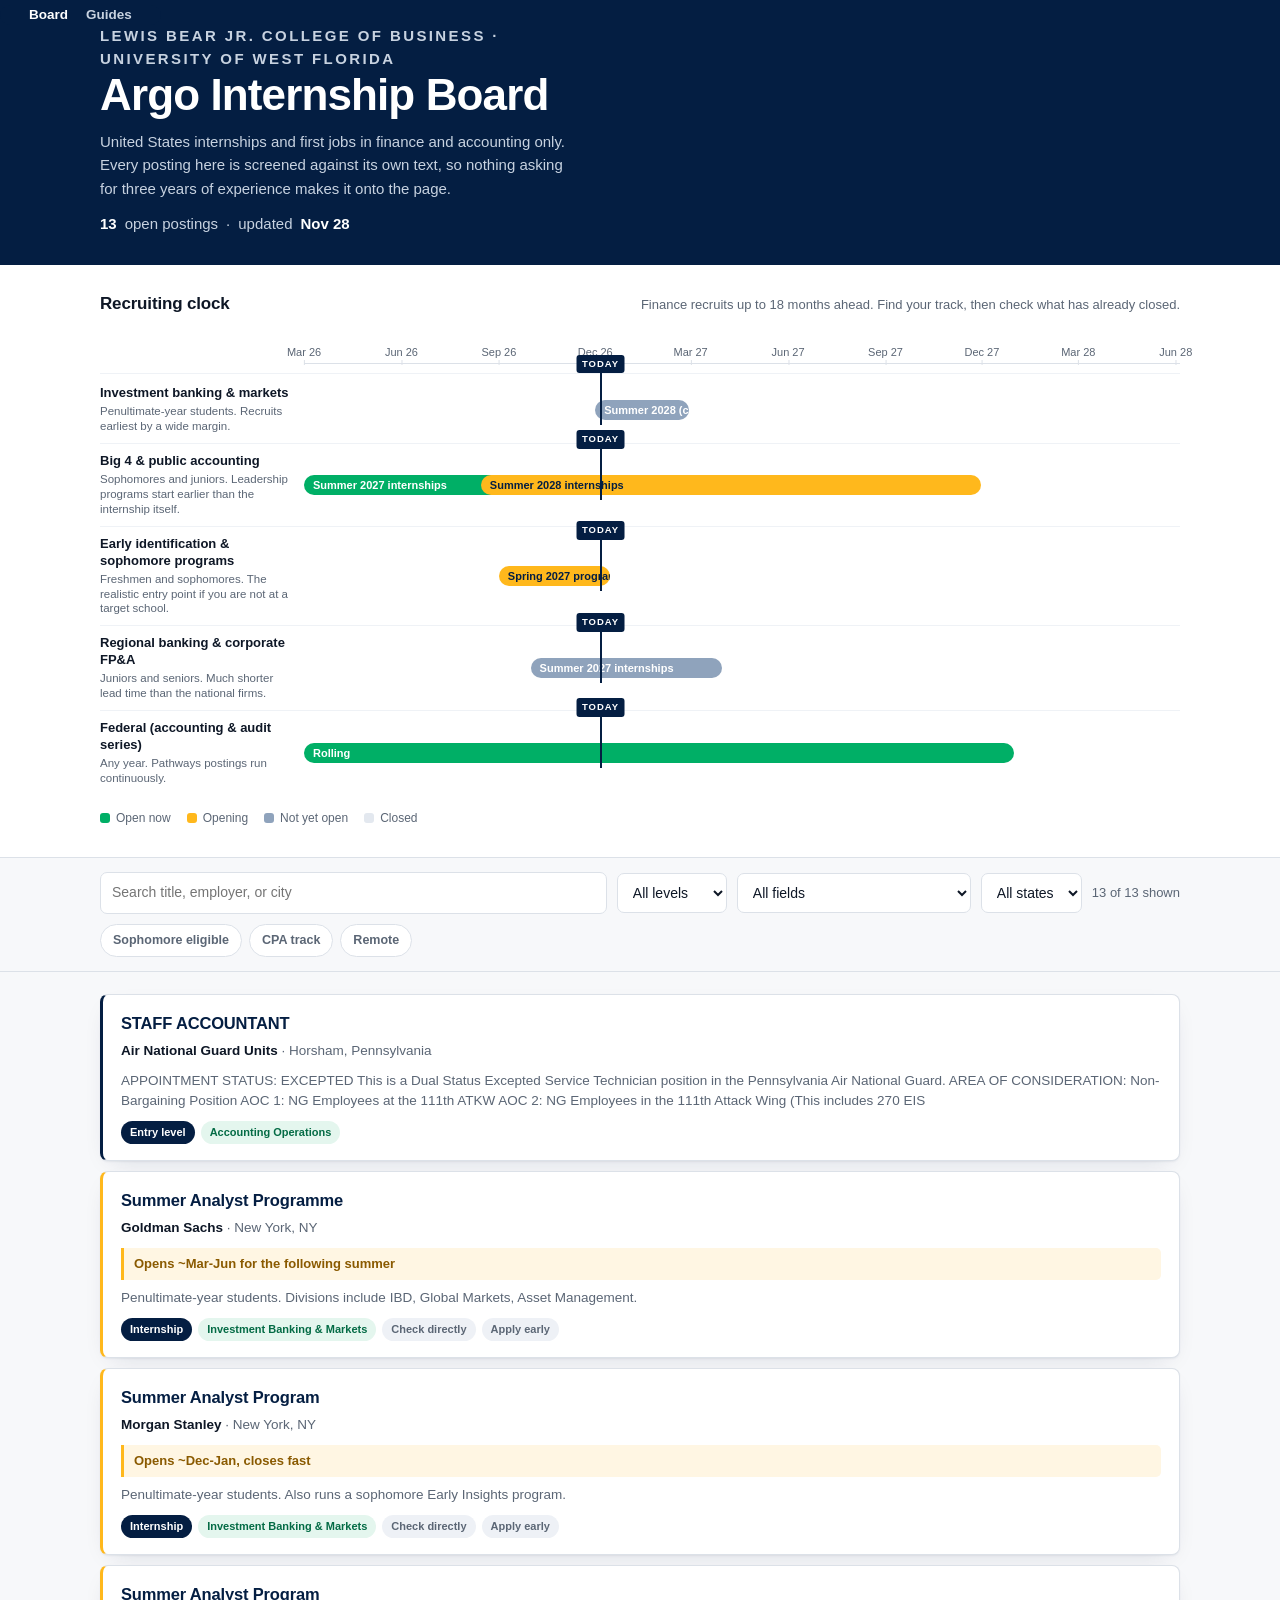
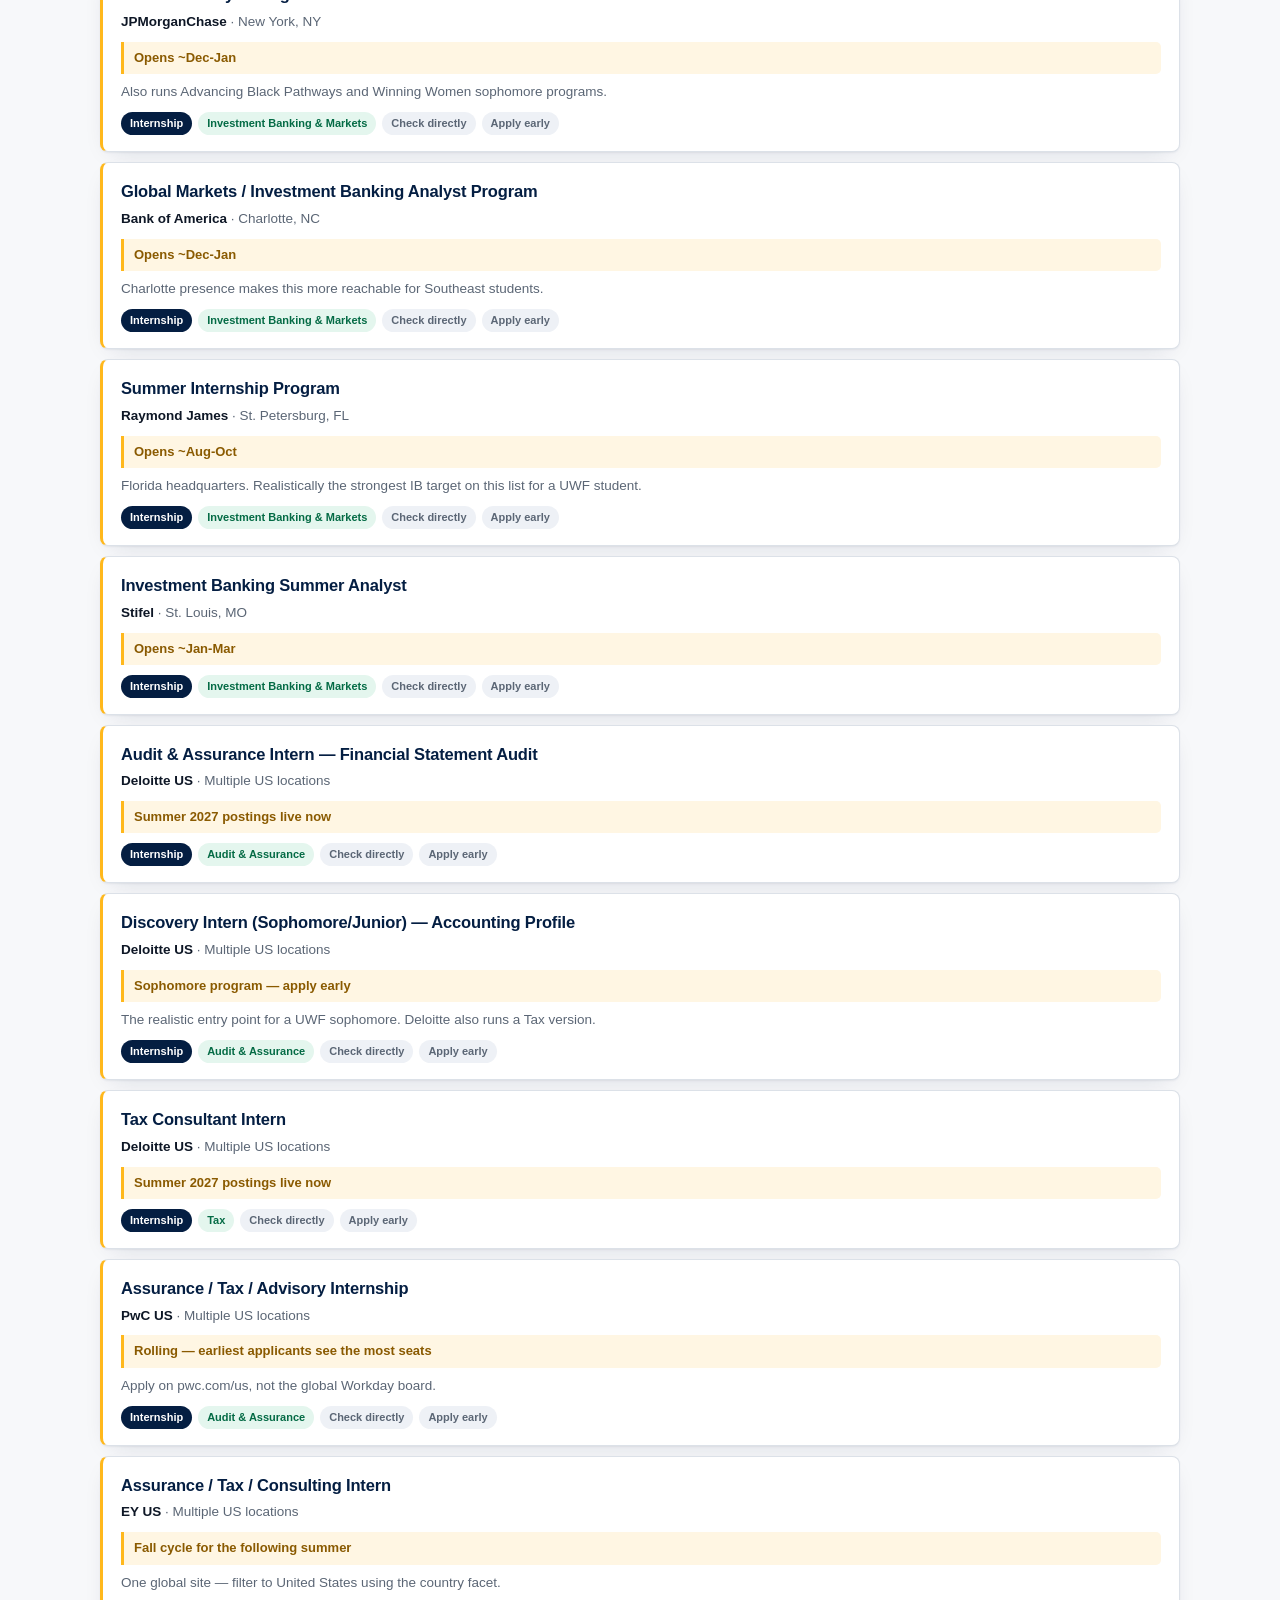
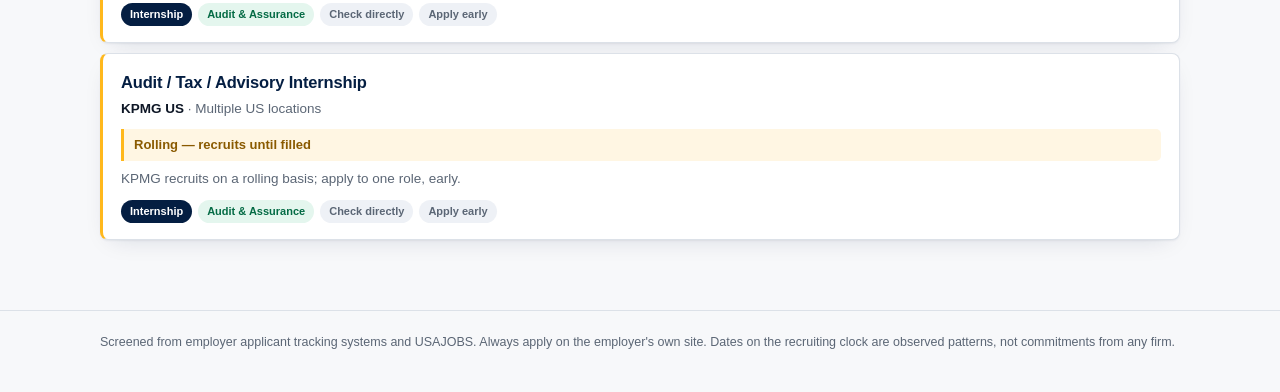
<file: site/index.html>
<!DOCTYPE html>
<html lang="en">
<head>
<meta charset="utf-8">
<meta name="viewport" content="width=device-width, initial-scale=1">
<title>Argo Internship Board — Finance &amp; Accounting</title>
<meta name="description" content="Internships and entry-level roles for finance and accounting students, filtered so 'entry level' actually means entry level.">
<style>
:root{
  --navy:#041E42; --green:#00AF66; --marigold:#FFB81C;
  --ink:#0E1726; --muted:#5B6675; --line:#DCE1E8;
  --paper:#F7F8FA; --white:#fff;
  --shadow:0 1px 2px rgba(4,30,66,.06),0 8px 24px -12px rgba(4,30,66,.18);
}
*{box-sizing:border-box}
html{-webkit-text-size-adjust:100%}
body{
  margin:0; background:var(--paper); color:var(--ink);
  font:16px/1.55 Arial,Helvetica,sans-serif;
}
.wrap{max-width:1120px;margin:0 auto;padding:0 20px}
a{color:var(--navy)}
:focus-visible{outline:3px solid var(--marigold);outline-offset:2px;border-radius:3px}

/* ---------- masthead ---------- */
.masthead{background:var(--navy);color:#fff;padding:12px 0 30px}
.bar{background:var(--navy);padding:12px 0;border-bottom:1px solid rgba(255,255,255,.1)}
.bar .wrap{display:flex;gap:18px;align-items:center}
.bar a{color:#C7D2E0;text-decoration:none;font-size:13.5px;font-weight:700}
.bar a:hover,.bar a[aria-current]{color:#fff}
.eyebrow{
  font-size:11px;letter-spacing:.16em;text-transform:uppercase;
  color:var(--marigold);font-weight:700;margin:0 0 10px
}
.masthead h1{
  margin:0;font-size:clamp(28px,4.6vw,44px);line-height:1.08;
  letter-spacing:-.02em;font-weight:700
}
.masthead p{margin:12px 0 0;max-width:56ch;color:#C7D2E0;font-size:15px}
.meta{
  margin-top:18px;font-size:13px;color:#8FA3BC;
  display:flex;gap:8px;flex-wrap:wrap;align-items:center
}
.meta b{color:#fff;font-weight:700}

/* ---------- recruiting clock (signature) ---------- */
.clock{background:var(--white);border-bottom:1px solid var(--line);padding:26px 0 30px}
.sec-head{display:flex;justify-content:space-between;align-items:baseline;gap:16px;flex-wrap:wrap;margin-bottom:4px}
.sec-head h2{margin:0;font-size:17px;letter-spacing:-.01em}
.sec-head .hint{font-size:13px;color:var(--muted);margin:0}
.axis-row{padding:0;border-bottom:0;margin:18px 0 2px}
.axis{position:relative;height:20px;border-bottom:1px solid var(--line)}
.tick{position:absolute;top:0;font-size:11px;color:var(--muted);transform:translateX(-50%);white-space:nowrap}
.tick::after{content:"";position:absolute;left:50%;top:16px;width:1px;height:5px;background:var(--line)}
.track{display:grid;grid-template-columns:190px 1fr;gap:14px;align-items:center;padding:9px 0;border-bottom:1px solid #EFF2F6}
.track:last-child{border-bottom:0}
.track-name{font-size:13px;font-weight:700;line-height:1.3}
.track-name span{display:block;font-weight:400;color:var(--muted);font-size:11.5px;margin-top:2px}
.lane{position:relative;height:30px}
.bar{
  position:absolute;top:5px;height:20px;border-radius:10px;
  display:flex;align-items:center;padding:0 9px;overflow:hidden;
  font-size:11px;font-weight:700;color:#fff;white-space:nowrap;
  border:0;cursor:help
}
.bar.open{background:var(--green)}
.bar.opening{background:var(--marigold);color:var(--navy)}
.bar.upcoming{background:#8FA3BC}
.bar.closed{background:#E3E8EF;color:var(--muted)}
.today{position:absolute;top:-24px;bottom:0;width:2px;background:var(--navy);z-index:3}
.today::after{
  content:"TODAY";position:absolute;top:-16px;left:50%;transform:translateX(-50%);
  background:var(--navy);color:#fff;font-size:9.5px;font-weight:700;
  letter-spacing:.1em;padding:2px 6px;border-radius:3px
}
.legend{display:flex;gap:16px;flex-wrap:wrap;margin-top:14px;font-size:12px;color:var(--muted)}
.legend i{display:inline-block;width:10px;height:10px;border-radius:3px;margin-right:6px;vertical-align:-1px}

/* ---------- controls ---------- */
.controls{
  position:sticky;top:0;z-index:5;background:rgba(247,248,250,.94);
  backdrop-filter:blur(8px);border-bottom:1px solid var(--line);padding:14px 0
}
.controls .row{display:flex;gap:10px;flex-wrap:wrap;align-items:center}
input[type=search],select{
  font:inherit;font-size:14px;padding:9px 11px;border:1px solid var(--line);
  border-radius:7px;background:var(--white);color:var(--ink);min-height:40px
}
input[type=search]{flex:1 1 240px}
.chips{display:flex;gap:7px;flex-wrap:wrap;margin-top:10px}
.chip{
  font:inherit;font-size:12.5px;font-weight:700;padding:6px 12px;border-radius:99px;
  border:1px solid var(--line);background:var(--white);color:var(--muted);cursor:pointer
}
.chip[aria-pressed=true]{background:var(--navy);border-color:var(--navy);color:#fff}
.count{font-size:13px;color:var(--muted);margin-left:auto;white-space:nowrap}

/* ---------- postings ---------- */
main{padding:22px 0 60px}
.card{
  background:var(--white);border:1px solid var(--line);border-left:3px solid var(--navy);
  border-radius:8px;padding:16px 18px;margin-bottom:10px;box-shadow:var(--shadow)
}
.card.internship{border-left-color:var(--green)}
.card.program{border-left-color:var(--marigold)}
.card h3{margin:0 0 4px;font-size:16.5px;letter-spacing:-.01em}
.card h3 a{text-decoration:none}
.card h3 a:hover{text-decoration:underline}
.org{font-size:13.5px;color:var(--muted);margin:0 0 9px}
.org b{color:var(--ink);font-weight:700}
.more{color:var(--green);font-weight:700;font-size:12px}
.cycle{margin:0 0 8px;font-size:13px;font-weight:700;color:#8A5A00;
  background:#FFF6E3;border-left:3px solid var(--marigold);
  padding:6px 10px;border-radius:0 5px 5px 0}
.snippet{margin:0;font-size:13.5px;color:var(--muted);line-height:1.5}
.tags{display:flex;gap:6px;flex-wrap:wrap;margin:10px 0 0}
.tag{font-size:11px;font-weight:700;padding:3px 9px;border-radius:99px;background:#EEF1F6;color:var(--muted)}
.tag.level{background:var(--navy);color:#fff}
.tag.bucket{background:#E4F6EE;color:#046B45}
.tag.warn{background:#FFF2D6;color:#8A5A00}
.empty{text-align:center;padding:56px 20px;color:var(--muted)}
.empty b{display:block;color:var(--ink);font-size:17px;margin-bottom:6px}
footer{border-top:1px solid var(--line);padding:22px 0 40px;font-size:12.5px;color:var(--muted)}

@media(max-width:760px){
  .track{grid-template-columns:1fr;gap:4px}
  .lane{height:26px}
  .count{margin-left:0;width:100%}
}
@media(prefers-reduced-motion:reduce){*{transition:none!important;animation:none!important}}
</style>
</head>
<body>

<nav class="bar"><div class="wrap">
  <a href="index.html" aria-current="page">Board</a>
  <a href="learn.html">Guides</a>
</div></nav>

<header class="masthead">
  <div class="wrap">
    <p class="eyebrow">Lewis Bear Jr. College of Business · University of West Florida</p>
    <h1>Argo Internship Board</h1>
    <p>United States internships and first jobs in finance and accounting only. Every posting here is screened against its own text, so nothing asking for three years of experience makes it onto the page.</p>
    <p class="meta"><b id="jobCount">—</b> open postings <span>·</span> updated <b id="updated">—</b></p>
  </div>
</header>

<section class="clock" aria-labelledby="clockHead">
  <div class="wrap">
    <div class="sec-head">
      <h2 id="clockHead">Recruiting clock</h2>
      <p class="hint">Finance recruits up to 18 months ahead. Find your track, then check what has already closed.</p>
    </div>
    <div class="track axis-row"><div></div><div class="axis" id="axis"></div></div>
    <div id="tracks"></div>
    <div class="legend">
      <span><i style="background:#00AF66"></i>Open now</span>
      <span><i style="background:#FFB81C"></i>Opening</span>
      <span><i style="background:#8FA3BC"></i>Not yet open</span>
      <span><i style="background:#E3E8EF"></i>Closed</span>
    </div>
  </div>
</section>

<section class="controls" aria-label="Filter postings">
  <div class="wrap">
    <div class="row">
      <input type="search" id="q" placeholder="Search title, employer, or city" aria-label="Search postings">
      <select id="level" aria-label="Filter by level">
        <option value="">All levels</option>
        <option>Internship</option>
        <option>Entry level</option>
      </select>
      <select id="bucket" aria-label="Filter by field"><option value="">All fields</option></select>
      <select id="state" aria-label="Filter by state"><option value="">All states</option></select>
      <span class="count" id="count"></span>
    </div>
    <div class="chips" id="chips"></div>
  </div>
</section>

<main>
  <div class="wrap" id="list"></div>
</main>

<footer>
  <div class="wrap">
    Screened from employer applicant tracking systems and USAJOBS. Always apply on the employer's own site.
    Dates on the recruiting clock are observed patterns, not commitments from any firm.
  </div>
</footer>

<script>
const CHIPS = ["Sophomore eligible","CPA track","Remote"];
let JOBS = [], active = new Set();

const fmt = d => new Date(d).toLocaleDateString("en-US",{month:"short",day:"numeric"});
const esc = s => String(s??"").replace(/[&<>"]/g,c=>({"&":"&amp;","<":"&lt;",">":"&gt;",'"':"&quot;"}[c]));

/* ---------- recruiting clock ---------- */
function drawClock(cal){
  const now = new Date();
  const start = new Date(now); start.setMonth(start.getMonth()-9); start.setDate(1);
  const end   = new Date(now); end.setMonth(end.getMonth()+18);
  const span  = end - start;
  const pct   = d => Math.max(0, Math.min(100, (new Date(d)-start)/span*100));

  const axis = document.getElementById("axis");
  for(let d=new Date(start); d<end; d.setMonth(d.getMonth()+3)){
    const t = document.createElement("span");
    t.className = "tick";
    t.style.left = pct(d)+"%";
    t.textContent = d.toLocaleDateString("en-US",{month:"short",year:"2-digit"});
    axis.appendChild(t);
  }

  const host = document.getElementById("tracks");
  cal.tracks.forEach(tr=>{
    const row = document.createElement("div");
    row.className = "track";
    row.innerHTML = `<div class="track-name">${esc(tr.track)}<span>${esc(tr.audience)}</span></div>`;
    const lane = document.createElement("div");
    lane.className = "lane";

    tr.windows.forEach(w=>{
      const l = pct(w.opens), r = pct(w.closes);
      if(r - l < 0.4) return;                    // entirely off-axis
      const bar = document.createElement("button");
      bar.type = "button";
      bar.className = "bar " + w.status;
      bar.style.left = l+"%";
      bar.style.width = (r-l)+"%";
      bar.textContent = w.cycle;
      bar.title = `${w.cycle}\n${fmt(w.opens)} – ${fmt(w.closes)}\n\n${w.note}`;
      lane.appendChild(bar);
    });

    const marker = document.createElement("div");
    marker.className = "today";
    marker.style.left = pct(now)+"%";
    lane.appendChild(marker);

    row.appendChild(lane);
    host.appendChild(row);
  });
}

/* ---------- postings ---------- */
function render(){
  const q = document.getElementById("q").value.toLowerCase().trim();
  const lvl = document.getElementById("level").value;
  const bkt = document.getElementById("bucket").value;
  const st  = document.getElementById("state").value;

  const hits = JOBS.filter(j=>{
    if(lvl && j.level !== lvl) return false;
    if(bkt && j.bucket !== bkt) return false;
    if(st && !(j.states||[j.state]).includes(st)) return false;
    for(const f of active) if(!(j.flags||[]).includes(f)) return false;
    if(q && !`${j.title} ${j.company} ${j.location}`.toLowerCase().includes(q)) return false;
    return true;
  });

  document.getElementById("count").textContent =
    `${hits.length} of ${JOBS.length} shown`;

  const list = document.getElementById("list");
  if(!hits.length){
    list.innerHTML = `<div class="empty"><b>Nothing matches those filters.</b>
      Clear a filter, or widen the field. Postings refresh four times a day.</div>`;
    return;
  }

  list.innerHTML = hits.map(j=>{
    const warn = new Set(["Clearance needed","No sponsorship"]);
    const tags = [
      `<span class="tag level">${esc(j.level)}</span>`,
      `<span class="tag bucket">${esc(j.bucket)}</span>`,
      ...(j.flags||[]).map(f=>`<span class="tag ${warn.has(f)?"warn":""}">${esc(f)}</span>`)
    ].join("");
    return `<article class="card ${(j.flags||[]).includes("Check directly")?"program":(j.level==="Internship"?"internship":"")}">
      <h3><a href="${esc(j.url)}" target="_blank" rel="noopener">${esc(j.title)}</a></h3>
      <p class="org"><b>${esc(j.company)}</b>${j.location?" · "+esc(j.location):""}${j.extra_locations?` <span class="more">+${j.extra_locations} more location${j.extra_locations>1?"s":""}</span>`:""}</p>
      ${j.cycle?`<p class="cycle">${esc(j.cycle)}</p>`:""}
      ${j.snippet?`<p class="snippet">${esc(j.snippet)}</p>`:""}
      <div class="tags">${tags}</div>
    </article>`;
  }).join("");
}

function buildChips(){
  const host = document.getElementById("chips");
  CHIPS.forEach(f=>{
    const b = document.createElement("button");
    b.className = "chip"; b.type = "button";
    b.textContent = f; b.setAttribute("aria-pressed","false");
    b.onclick = ()=>{
      active.has(f) ? active.delete(f) : active.add(f);
      b.setAttribute("aria-pressed", active.has(f));
      render();
    };
    host.appendChild(b);
  });
}

/* ---------- boot ---------- */
Promise.all([
  fetch("jobs.json").then(r=>r.json()),
  fetch("calendar.json").then(r=>r.json())
]).then(([data, cal])=>{
  JOBS = data.jobs || [];
  document.getElementById("jobCount").textContent = JOBS.length;
  document.getElementById("updated").textContent =
    data.generated ? fmt(data.generated) : "—";

  const sel = document.getElementById("bucket");
  [...new Set(JOBS.map(j=>j.bucket))].sort().forEach(b=>{
    const o = document.createElement("option"); o.textContent = b; sel.appendChild(o);
  });

  const stSel = document.getElementById("state");
  [...new Set(JOBS.flatMap(j=>j.states||[j.state]).filter(Boolean))].sort().forEach(st=>{
    const o = document.createElement("option"); o.value = st; o.textContent = st;
    stSel.appendChild(o);
  });

  buildChips();
  drawClock(cal);
  render();

  ["q","level","bucket","state"].forEach(id=>{
    const el = document.getElementById(id);
    el.addEventListener(id==="q" ? "input" : "change", render);
  });
}).catch(err=>{
  document.getElementById("list").innerHTML =
    `<div class="empty"><b>Postings didn't load.</b>
     jobs.json is missing or malformed. Run <code>python scripts/fetch.py</code> and reload.</div>`;
  console.error(err);
});
</script>
</body>
</html>
</file>
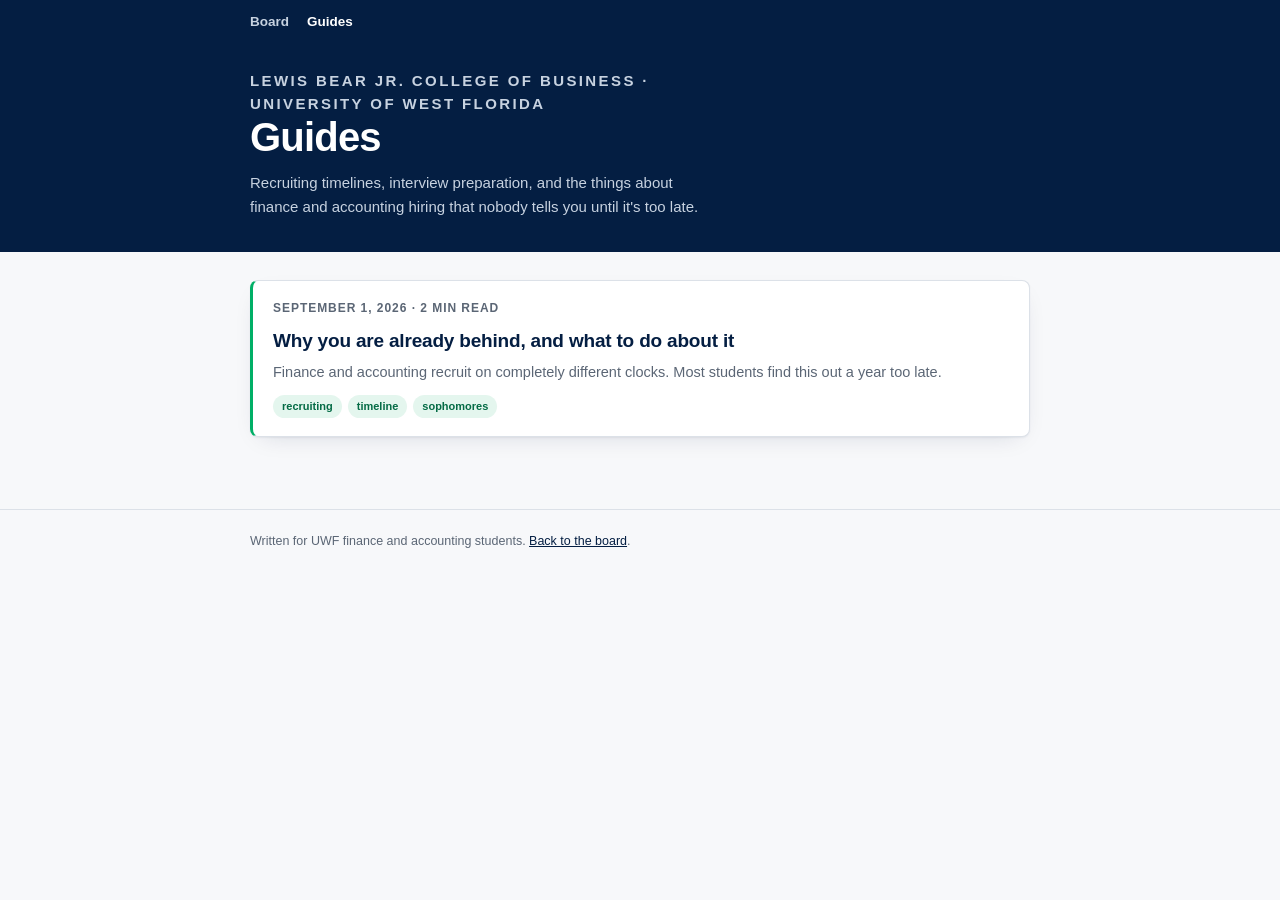
<file: site/learn.html>
<!DOCTYPE html>
<html lang="en">
<head>
<meta charset="utf-8">
<meta name="viewport" content="width=device-width, initial-scale=1">
<title>Guides — Argo Internship Board</title>
<meta name="description" content="Recruiting timelines, interview preparation, and career guidance for finance and accounting students.">
<style>
:root{--navy:#041E42;--green:#00AF66;--marigold:#FFB81C;--ink:#0E1726;
--muted:#5B6675;--line:#DCE1E8;--paper:#F7F8FA;--white:#fff}
*{box-sizing:border-box}
body{margin:0;background:var(--paper);color:var(--ink);
  font:16px/1.55 Arial,Helvetica,sans-serif}
.wrap{max-width:820px;margin:0 auto;padding:0 20px}
a{color:var(--navy)}
:focus-visible{outline:3px solid var(--marigold);outline-offset:2px}
.bar{background:var(--navy);padding:12px 0}
.bar .wrap{display:flex;gap:18px;align-items:center}
.bar a{color:#C7D2E0;text-decoration:none;font-size:13.5px;font-weight:700}
.bar a:hover,.bar a[aria-current]{color:#fff}
header.hero{background:var(--navy);color:#fff;padding:12px 0 34px}
.eyebrow{font-size:11px;letter-spacing:.16em;text-transform:uppercase;
  color:var(--marigold);font-weight:700;margin:0 0 10px}
header.hero h1{margin:0;font-size:clamp(26px,4.4vw,40px);letter-spacing:-.02em;line-height:1.1}
header.hero p{margin:12px 0 0;max-width:56ch;color:#C7D2E0;font-size:15px}
main{padding:28px 0 60px}
.card{background:var(--white);border:1px solid var(--line);border-left:3px solid var(--green);
  border-radius:8px;padding:18px 20px;margin-bottom:12px;
  box-shadow:0 1px 2px rgba(4,30,66,.06),0 8px 24px -12px rgba(4,30,66,.18)}
.card h2{margin:0 0 6px;font-size:19px;letter-spacing:-.01em}
.card h2 a{text-decoration:none}
.card h2 a:hover{text-decoration:underline}
.kicker{margin:0 0 8px;font-size:12px;color:var(--muted);
  text-transform:uppercase;letter-spacing:.08em;font-weight:700}
.card p.sum{margin:0;color:var(--muted);font-size:14.5px}
.tags{margin:12px 0 0;display:flex;gap:6px;flex-wrap:wrap}
.tags span{font-size:11px;font-weight:700;padding:3px 9px;border-radius:99px;
  background:#E4F6EE;color:#046B45}
.empty{text-align:center;padding:56px 20px;color:var(--muted)}
.empty b{display:block;color:var(--ink);font-size:17px;margin-bottom:6px}
footer{border-top:1px solid var(--line);padding:22px 0 40px;font-size:12.5px;color:var(--muted)}
</style>
</head>
<body>

<nav class="bar"><div class="wrap">
  <a href="index.html">Board</a>
  <a href="learn.html" aria-current="page">Guides</a>
</div></nav>

<header class="hero"><div class="wrap">
  <p class="eyebrow">Lewis Bear Jr. College of Business · University of West Florida</p>
  <h1>Guides</h1>
  <p>Recruiting timelines, interview preparation, and the things about finance
     and accounting hiring that nobody tells you until it's too late.</p>
</div></header>

<main><div class="wrap" id="list"></div></main>

<footer><div class="wrap">
  Written for UWF finance and accounting students.
  <a href="index.html">Back to the board</a>.
</div></footer>

<script>
const esc = s => String(s??"").replace(/[&<>"]/g,c=>({"&":"&amp;","<":"&lt;",">":"&gt;",'"':"&quot;"}[c]));
const nice = d => new Date(d+"T12:00:00").toLocaleDateString("en-US",
  {year:"numeric",month:"long",day:"numeric"});

fetch("posts.json").then(r=>r.json()).then(data=>{
  const posts = data.posts || [];
  const list = document.getElementById("list");
  if(!posts.length){
    list.innerHTML = `<div class="empty"><b>No guides published yet.</b>
      Add a markdown file to the content/ folder and push.</div>`;
    return;
  }
  list.innerHTML = posts.map(p=>`
    <article class="card">
      <p class="kicker">${nice(p.date)} · ${p.mins} min read</p>
      <h2><a href="posts/${esc(p.slug)}.html">${esc(p.title)}</a></h2>
      ${p.summary?`<p class="sum">${esc(p.summary)}</p>`:""}
      ${p.tags&&p.tags.length?`<div class="tags">${p.tags.map(t=>`<span>${esc(t)}</span>`).join("")}</div>`:""}
    </article>`).join("");
}).catch(()=>{
  document.getElementById("list").innerHTML =
    `<div class="empty"><b>Guides didn't load.</b>
     Run <code>python scripts/build_posts.py</code> and reload.</div>`;
});
</script>
</body>
</html>
</file>
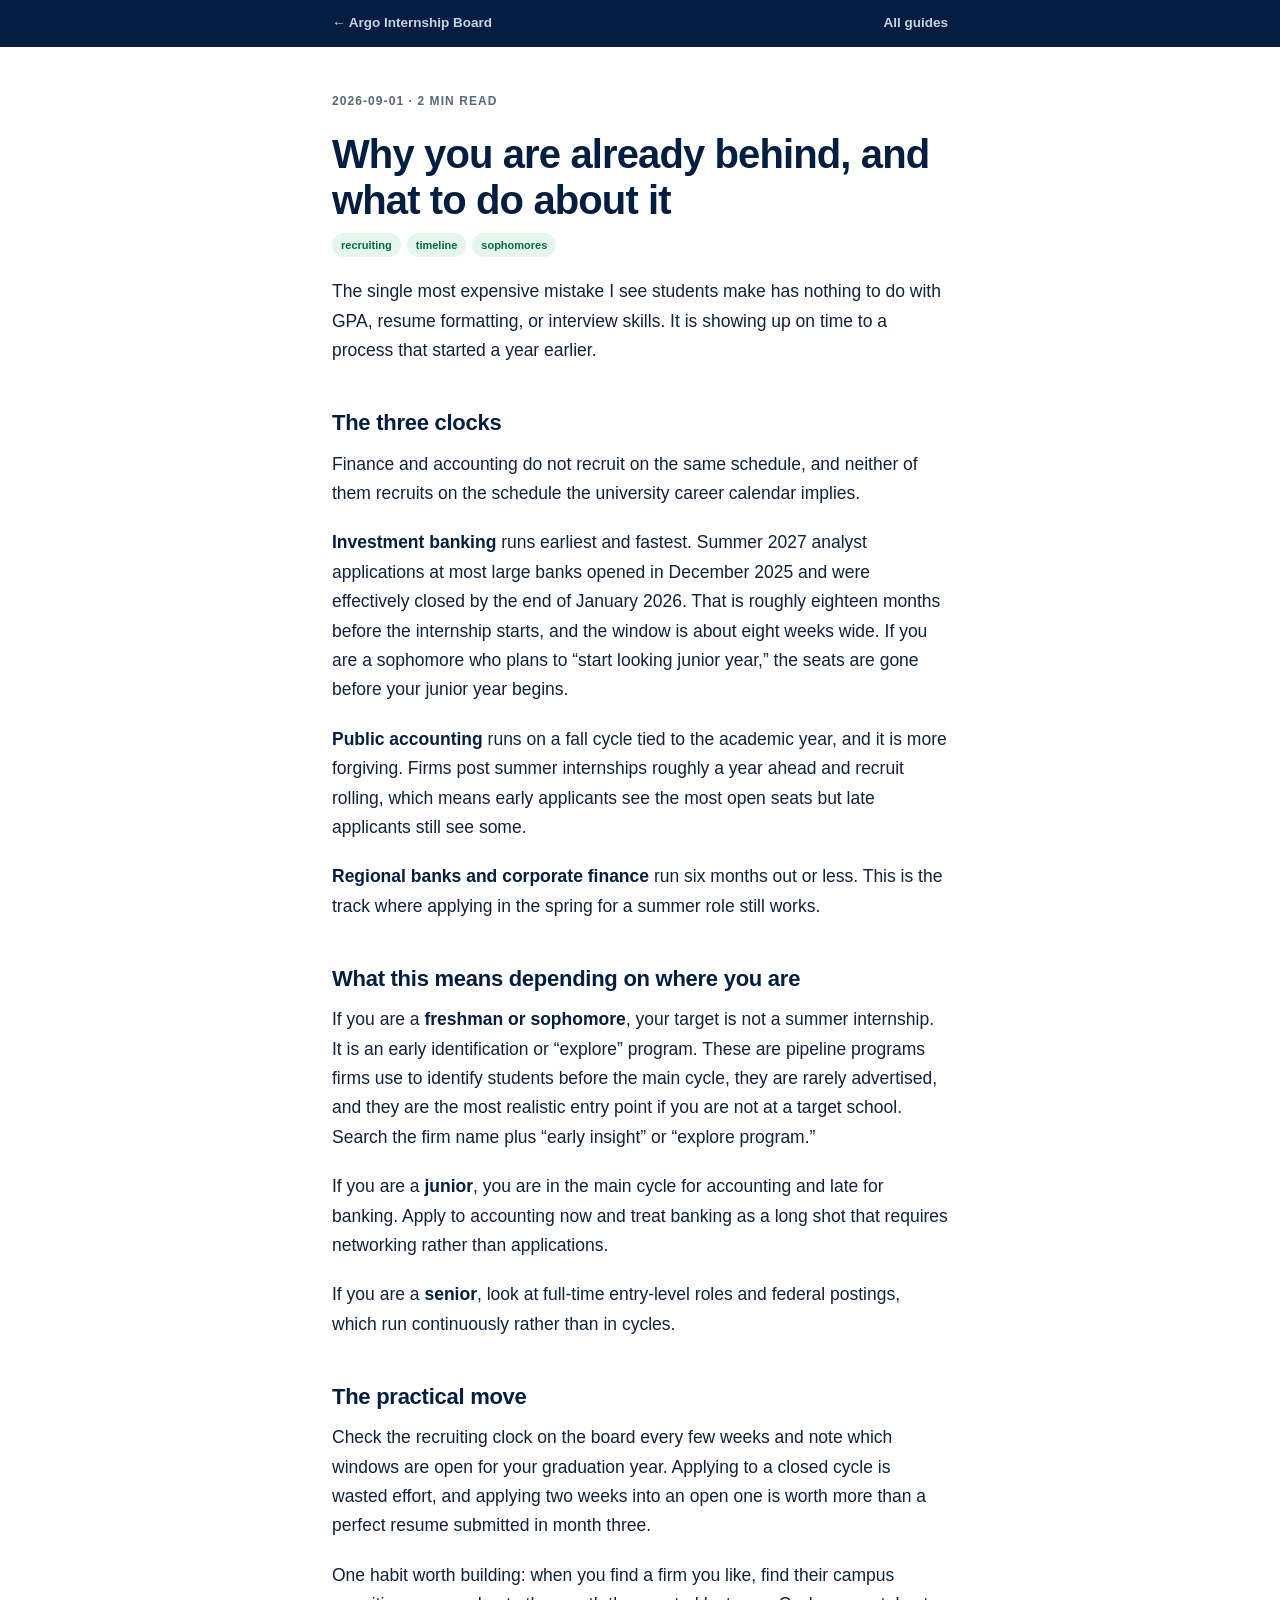
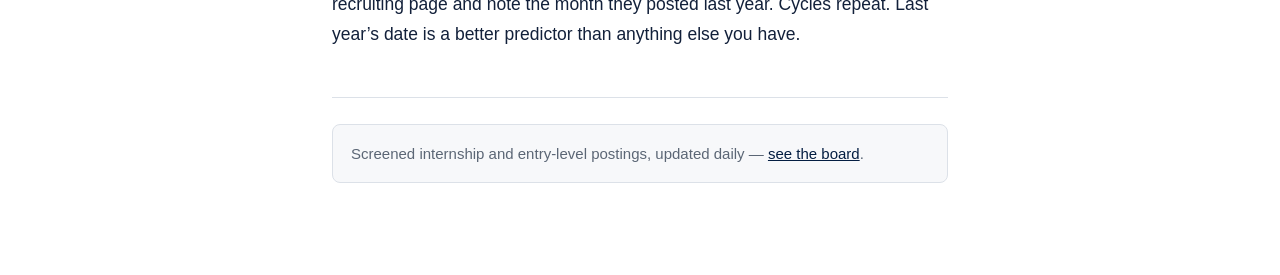
<file: site/posts/recruiting-timeline.html>
<!DOCTYPE html>
<html lang="en"><head>
<meta charset="utf-8"><meta name="viewport" content="width=device-width,initial-scale=1">
<title>Why you are already behind, and what to do about it — Argo Internship Board</title>
<meta name="description" content="Finance and accounting recruit on completely different clocks. Most students find this out a year too late.">
<link rel="stylesheet" href="../post.css">
</head><body>
<header class="bar"><div class="wrap">
  <a class="home" href="../index.html">← Argo Internship Board</a>
  <a class="alt" href="../learn.html">All guides</a>
</div></header>
<article class="wrap post">
  <p class="kicker">2026-09-01 · 2 min read</p>
  <h1>Why you are already behind, and what to do about it</h1>
  <p class='tags'><span>recruiting</span><span>timeline</span><span>sophomores</span></p>
  <p>The single most expensive mistake I see students make has nothing to do with
GPA, resume formatting, or interview skills. It is showing up on time to a
process that started a year earlier.</p>
<h2 id="the-three-clocks">The three clocks</h2>
<p>Finance and accounting do not recruit on the same schedule, and neither of
them recruits on the schedule the university career calendar implies.</p>
<p><strong>Investment banking</strong> runs earliest and fastest. Summer 2027 analyst
applications at most large banks opened in December 2025 and were effectively
closed by the end of January 2026. That is roughly eighteen months before the
internship starts, and the window is about eight weeks wide. If you are a
sophomore who plans to &ldquo;start looking junior year,&rdquo; the seats are gone before
your junior year begins.</p>
<p><strong>Public accounting</strong> runs on a fall cycle tied to the academic year, and it
is more forgiving. Firms post summer internships roughly a year ahead and
recruit rolling, which means early applicants see the most open seats but late
applicants still see some.</p>
<p><strong>Regional banks and corporate finance</strong> run six months out or less. This is
the track where applying in the spring for a summer role still works.</p>
<h2 id="what-this-means-depending-on-where-you-are">What this means depending on where you are</h2>
<p>If you are a <strong>freshman or sophomore</strong>, your target is not a summer internship.
It is an early identification or &ldquo;explore&rdquo; program. These are pipeline programs
firms use to identify students before the main cycle, they are rarely
advertised, and they are the most realistic entry point if you are not at a
target school. Search the firm name plus &ldquo;early insight&rdquo; or &ldquo;explore program.&rdquo;</p>
<p>If you are a <strong>junior</strong>, you are in the main cycle for accounting and late for
banking. Apply to accounting now and treat banking as a long shot that requires
networking rather than applications.</p>
<p>If you are a <strong>senior</strong>, look at full-time entry-level roles and federal
postings, which run continuously rather than in cycles.</p>
<h2 id="the-practical-move">The practical move</h2>
<p>Check the recruiting clock on the board every few weeks and note which windows
are open for your graduation year. Applying to a closed cycle is wasted effort,
and applying two weeks into an open one is worth more than a perfect resume
submitted in month three.</p>
<p>One habit worth building: when you find a firm you like, find their campus
recruiting page and note the month they posted last year. Cycles repeat. Last
year&rsquo;s date is a better predictor than anything else you have.</p>
  <hr>
  <p class="cta">Screened internship and entry-level postings, updated daily —
     <a href="../index.html">see the board</a>.</p>
</article>
</body></html>
</file>
<file: site/post.css>
/* post.css — reading styles for individual guides.
   Narrower measure and larger type than the board; this page is for reading,
   not scanning. */
:root{
  --navy:#041E42; --green:#00AF66; --marigold:#FFB81C;
  --ink:#12203A; --muted:#5B6675; --line:#DCE1E8; --paper:#F7F8FA; --white:#fff;
}
*{box-sizing:border-box}
body{
  margin:0;background:var(--white);color:var(--ink);
  font:17.5px/1.68 Arial,Helvetica,sans-serif;
  -webkit-font-smoothing:antialiased;
}
.wrap{max-width:660px;margin:0 auto;padding:0 22px}
a{color:var(--navy)}
:focus-visible{outline:3px solid var(--marigold);outline-offset:2px}

.bar{background:var(--navy);padding:12px 0;margin-bottom:44px}
.bar .wrap{display:flex;justify-content:space-between;align-items:center;gap:16px}
.bar a{color:#C7D2E0;text-decoration:none;font-size:13.5px;font-weight:700}
.bar a:hover{color:#fff}

.post{padding-bottom:72px}
.kicker{
  margin:0 0 12px;font-size:12px;color:var(--muted);
  text-transform:uppercase;letter-spacing:.09em;font-weight:700
}
.post h1{
  margin:0 0 10px;font-size:clamp(28px,5vw,40px);line-height:1.15;
  letter-spacing:-.022em;color:var(--navy)
}
.post h2{
  margin:44px 0 12px;font-size:22px;letter-spacing:-.012em;
  line-height:1.28;color:var(--navy)
}
.post h3{margin:32px 0 8px;font-size:18px;letter-spacing:-.008em}
.post p{margin:0 0 20px}
.post strong{color:var(--navy)}
.post ul,.post ol{margin:0 0 20px;padding-left:24px}
.post li{margin-bottom:8px}
.post li::marker{color:var(--green)}

.post blockquote{
  margin:26px 0;padding:2px 0 2px 20px;
  border-left:3px solid var(--green);color:var(--muted)
}
.post blockquote p:last-child{margin-bottom:0}

.post table{
  width:100%;border-collapse:collapse;margin:26px 0;font-size:15.5px
}
.post th,.post td{
  text-align:left;padding:10px 12px;border-bottom:1px solid var(--line);
  vertical-align:top
}
.post th{
  background:var(--paper);font-size:12px;text-transform:uppercase;
  letter-spacing:.07em;color:var(--muted)
}

.post code{
  background:var(--paper);border:1px solid var(--line);border-radius:4px;
  padding:1px 5px;font-size:.88em;font-family:Consolas,Monaco,monospace
}
.post pre{
  background:var(--paper);border:1px solid var(--line);border-radius:8px;
  padding:16px;overflow-x:auto;font-size:14.5px
}
.post pre code{background:none;border:0;padding:0}

.tags{display:flex;gap:6px;flex-wrap:wrap;margin:0 0 34px}
.tags span{
  font-size:11px;font-weight:700;padding:3px 9px;border-radius:99px;
  background:#E4F6EE;color:#046B45
}

.post hr{border:0;border-top:1px solid var(--line);margin:48px 0 26px}
.cta{
  font-size:15px;color:var(--muted);background:var(--paper);
  border:1px solid var(--line);border-radius:8px;padding:16px 18px
}

@media(max-width:640px){body{font-size:16.5px}.bar{margin-bottom:30px}}
@media(prefers-reduced-motion:reduce){*{transition:none!important}}
</file>
